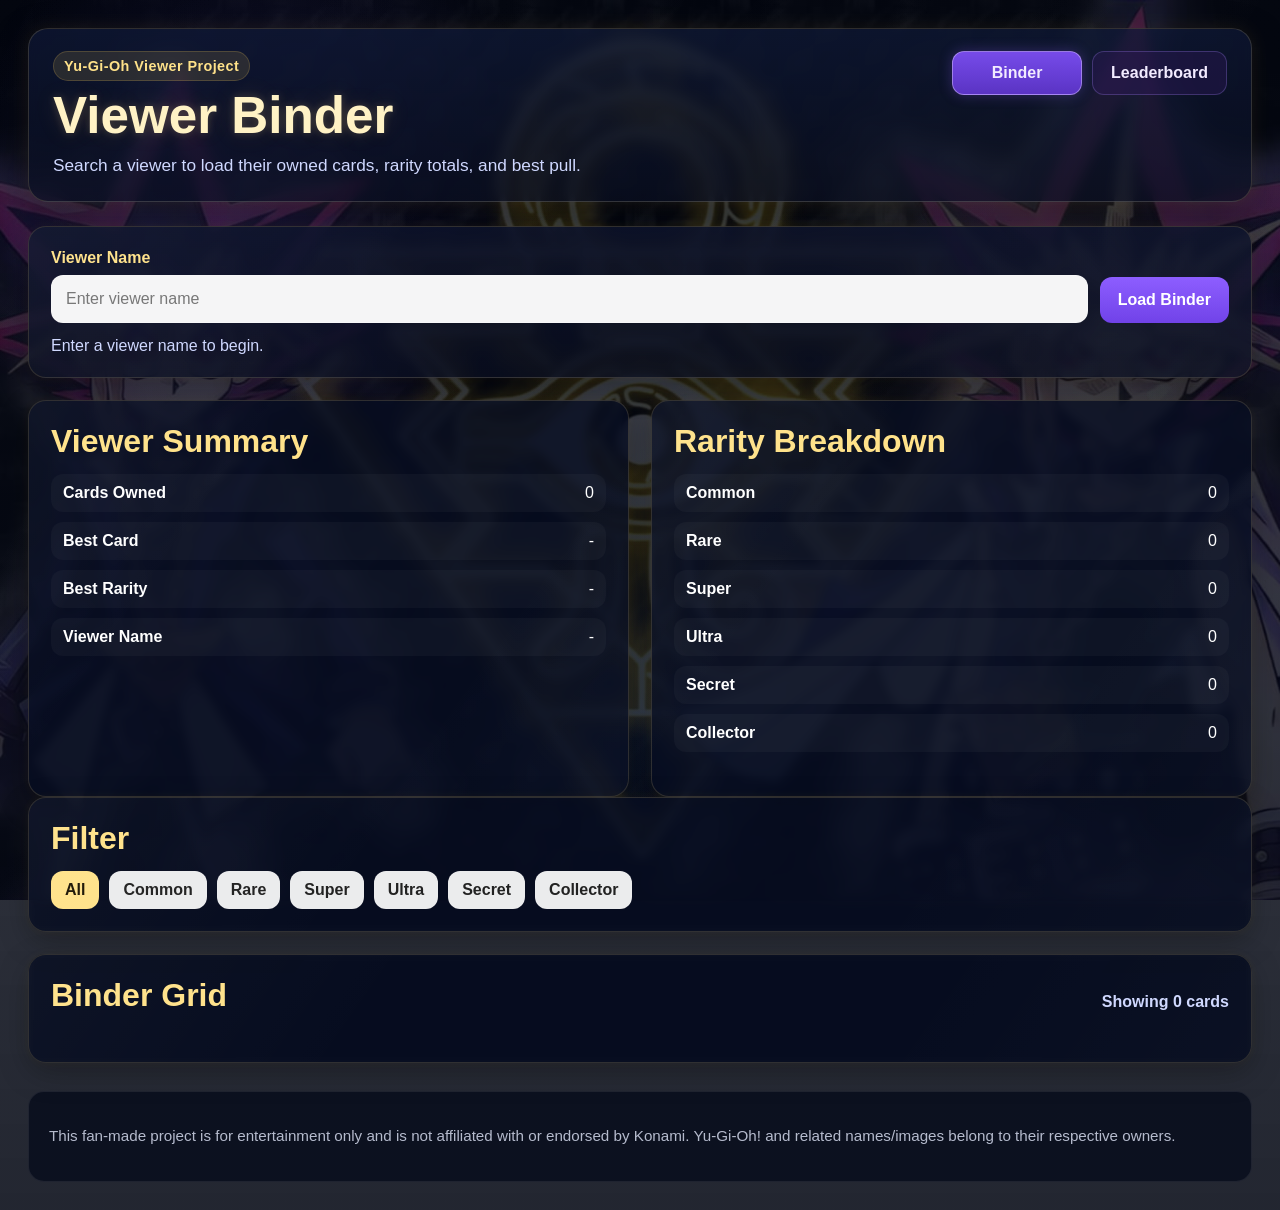
<file: index.html>
<!DOCTYPE html>
<html lang="en">
<head>
  <meta charset="UTF-8" />
  <meta name="viewport" content="width=device-width, initial-scale=1.0" />
  <title>YGO Viewer Binder</title>
<link rel="stylesheet" href="style.css?v=11" />
</head>
<body>
  <div class="site-shell">
    <header class="site-header">
      <div class="brand-block">
        <div class="eyebrow">Yu-Gi-Oh Viewer Project</div>
        <h1 id="binder-title">Viewer Binder</h1>
        <p class="subtitle">Search a viewer to load their owned cards, rarity totals, and best pull.</p>
      </div>

      <nav class="site-nav">
        <a href="index.html" class="active">Binder</a>
        <a href="leaderboard.html">Leaderboard</a>
      </nav>
    </header>

    <main class="binder-layout">
      <section class="panel hero-panel">
        <div class="search-row">
          <div class="search-group">
            <label for="viewerSearch">Viewer Name</label>
            <input type="text" id="viewerSearch" placeholder="Enter viewer name" />
          </div>

          <button id="loadBinderBtn" type="button">Load Binder</button>
        </div>

        <div class="loaded-message" id="loadedMessage">Enter a viewer name to begin.</div>
      </section>

      <section class="stats-grid">
        <div class="panel stat-panel">
          <h2>Viewer Summary</h2>
          <div class="stat-lines">
            <div><strong>Cards Owned</strong> <span id="cardsOwned">0</span></div>
            <div><strong>Best Card</strong> <span id="bestCard">-</span></div>
            <div><strong>Best Rarity</strong> <span id="bestRarity">-</span></div>
            <div><strong>Viewer Name</strong> <span id="viewerNameDisplay">-</span></div>
          </div>
        </div>

        <div class="panel stat-panel">
          <h2>Rarity Breakdown</h2>
          <div class="stat-lines">
            <div><strong>Common</strong> <span id="rarityCommon">0</span></div>
            <div><strong>Rare</strong> <span id="rarityRare">0</span></div>
            <div><strong>Super</strong> <span id="raritySuper">0</span></div>
            <div><strong>Ultra</strong> <span id="rarityUltra">0</span></div>
            <div><strong>Secret</strong> <span id="raritySecret">0</span></div>
            <div><strong>Collector</strong> <span id="rarityCollector">0</span></div>
          </div>
        </div>
      </section>

      <section class="panel">
        <h2>Filter</h2>
        <div class="filter-buttons" id="filter-buttons">
          <button type="button" data-rarity="All" class="active-filter">All</button>
          <button type="button" data-rarity="Common">Common</button>
          <button type="button" data-rarity="Rare">Rare</button>
          <button type="button" data-rarity="Super">Super</button>
          <button type="button" data-rarity="Ultra">Ultra</button>
          <button type="button" data-rarity="Secret">Secret</button>
          <button type="button" data-rarity="Collector">Collector</button>
        </div>
      </section>

      <section class="panel">
        <div class="section-head">
          <h2>Binder Grid</h2>
          <div class="section-meta" id="showingCount">Showing 0 cards</div>
        </div>

        <div id="card-grid" class="card-grid"></div>
      </section>
    </main>

    <footer class="site-footer">
      <p>
        This fan-made project is for entertainment only and is not affiliated with or endorsed by Konami.
        Yu-Gi-Oh! and related names/images belong to their respective owners.
      </p>
    </footer>
  </div>

   <script src="./script.js?v=11"></script>
</body>
</html>
</file>
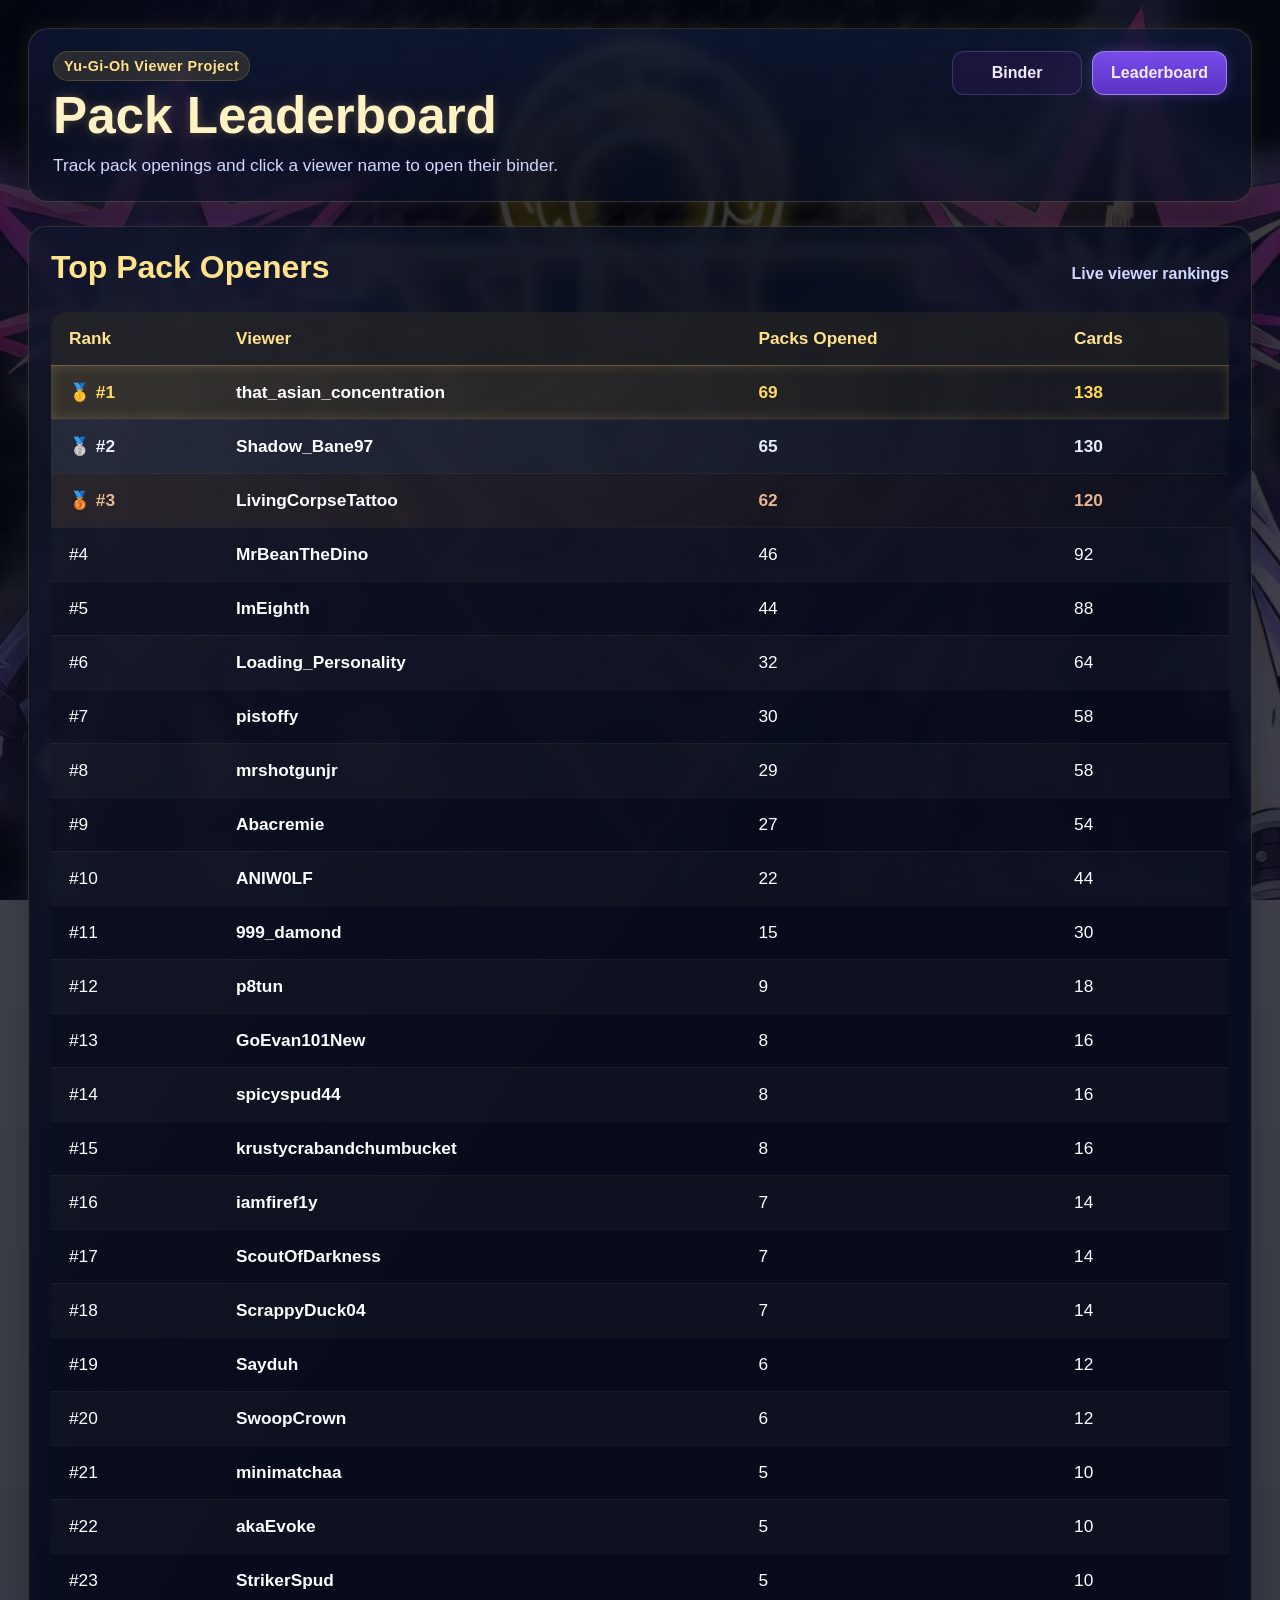
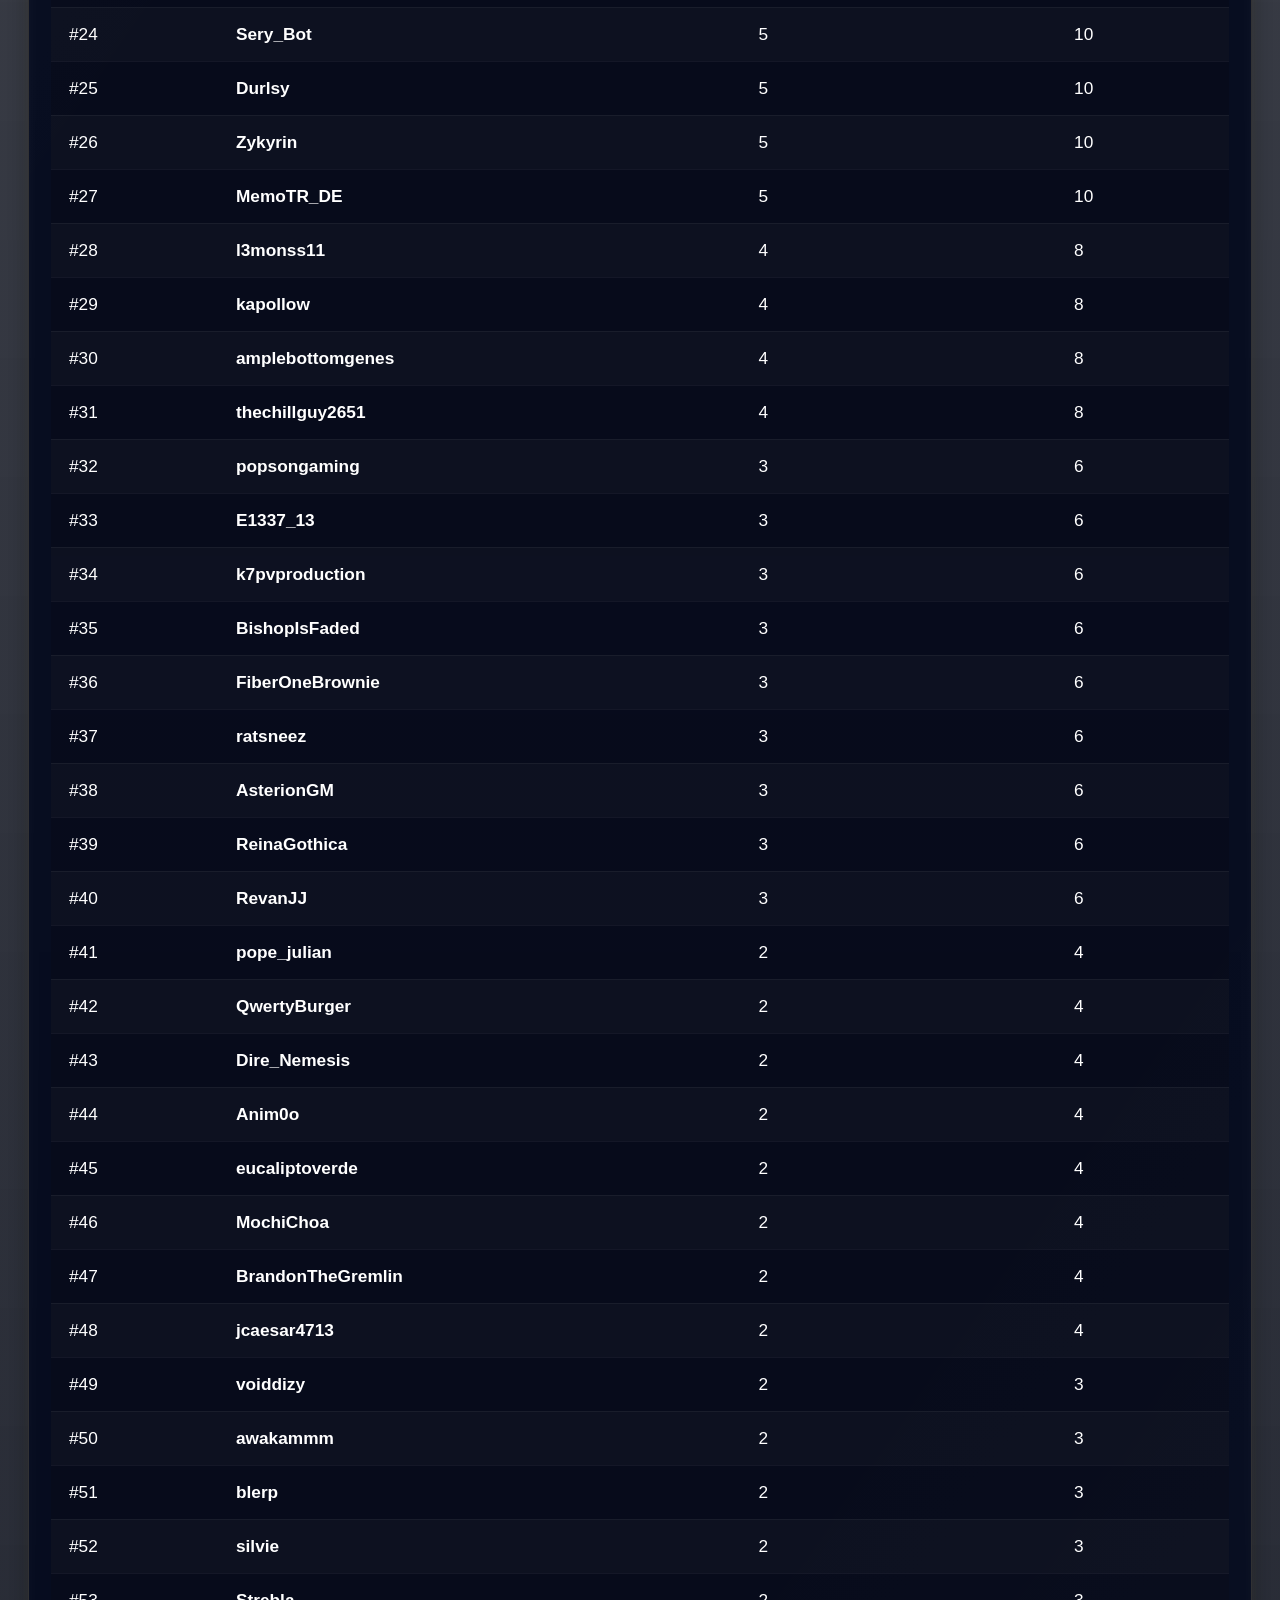
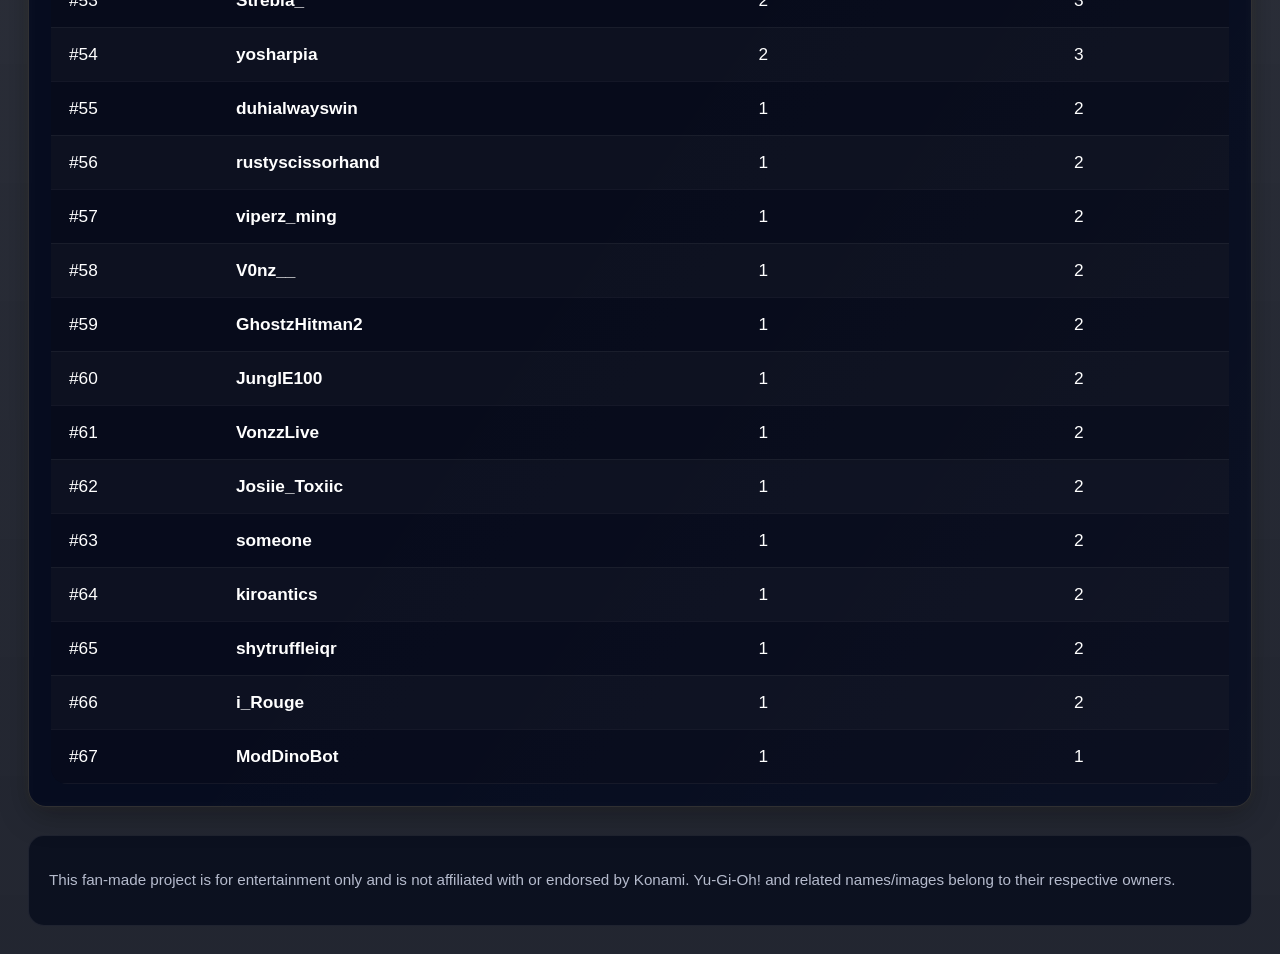
<file: leaderboard.html>
<!DOCTYPE html>
<html lang="en">
<head>
  <meta charset="UTF-8" />
  <meta name="viewport" content="width=device-width, initial-scale=1.0" />
  <title>YGO Pack Leaderboard</title>
  <link rel="stylesheet" href="style.css?v=13" />
</head>
<body>
  <div class="site-shell">
    <header class="site-header">
      <div class="brand-block">
        <div class="eyebrow">Yu-Gi-Oh Viewer Project</div>
        <h1>Pack Leaderboard</h1>
        <p class="subtitle">Track pack openings and click a viewer name to open their binder.</p>
      </div>
      <nav class="site-nav">
        <a href="index.html">Binder</a>
        <a href="leaderboard.html" class="active">Leaderboard</a>
      </nav>
    </header>
    <main class="binder-layout">
      <section class="panel">
        <div class="section-head">
          <h2>Top Pack Openers</h2>
          <div class="section-meta">Live viewer rankings</div>
        </div>
        <p id="leaderboard-status">Loading leaderboard...</p>
        <!-- ✅ FIX: Wrapper div added so border-radius renders correctly on the table -->
        <div class="leaderboard-table-wrap">
          <table class="leaderboard-table">
            <thead>
              <tr>
                <th>Rank</th>
                <th>Viewer</th>
                <th>Packs Opened</th>
                <th>Cards</th>
              </tr>
            </thead>
            <tbody id="leaderboard-body">
              <tr>
                <td colspan="4">Loading...</td>
              </tr>
            </tbody>
          </table>
        </div>
      </section>
    </main>
    <footer class="site-footer">
      <p>
        This fan-made project is for entertainment only and is not affiliated with or endorsed by Konami.
        Yu-Gi-Oh! and related names/images belong to their respective owners.
      </p>
    </footer>
  </div>
  <!-- ✅ FIX: Version bumped to v=13 to match corrected CSS and JS -->
  <script src="./leaderboard.js?v=13"></script>
</body>
</html>
</file>
<file: style.css>
* {
  box-sizing: border-box;
}

:root {
  --bg-panel: rgba(7, 14, 34, 0.78);
  --bg-panel-strong: rgba(10, 18, 42, 0.9);
  --line: rgba(255, 225, 140, 0.16);
  --gold: #ffe28a;
  --gold-strong: #ffd45c;
  --text: #ffffff;
  --muted: #cfd8ff;
  --purple: #8c5cff;
  --purple-strong: #6f40e8;
}

body {
  margin: 0;
  font-family: Arial, Helvetica, sans-serif;
  color: var(--text);
  min-height: 100vh;
  background:
    linear-gradient(rgba(4, 8, 20, 0.74), rgba(4, 8, 20, 0.88)),
    url("./ygo-bg.jpg") center center / cover no-repeat fixed;
  position: relative;
  overflow-x: hidden;
}

/* Animated duel-energy overlay */
body::before {
  content: "";
  position: fixed;
  inset: 0;
  pointer-events: none;
  background:
    radial-gradient(circle at 20% 20%, rgba(120, 80, 255, 0.10), transparent 24%),
    radial-gradient(circle at 80% 30%, rgba(255, 215, 100, 0.08), transparent 22%),
    radial-gradient(circle at 50% 80%, rgba(70, 140, 255, 0.08), transparent 20%);
  animation: auraShift 10s ease-in-out infinite alternate;
  z-index: 0;
}

body::after {
  content: "";
  position: fixed;
  inset: 0;
  pointer-events: none;
  background:
    linear-gradient(
      120deg,
      transparent 0%,
      rgba(255,255,255,0.02) 20%,
      transparent 40%,
      rgba(255,255,255,0.02) 60%,
      transparent 80%
    );
  mix-blend-mode: screen;
  opacity: 0.45;
  animation: shimmerBg 16s linear infinite;
  z-index: 0;
}

@keyframes auraShift {
  0% {
    transform: translate3d(0, 0, 0) scale(1);
    opacity: 0.8;
  }
  100% {
    transform: translate3d(0, -10px, 0) scale(1.03);
    opacity: 1;
  }
}

@keyframes shimmerBg {
  0% {
    transform: translateX(-8%);
  }
  100% {
    transform: translateX(8%);
  }
}

/* ✅ FIX: Respect reduced motion preference for all animations */
@media (prefers-reduced-motion: reduce) {
  body::before,
  body::after {
    animation: none;
  }

  .binder-card:hover::before {
    animation: none;
    opacity: 1;
  }

  .rarity-secret:hover,
  .rarity-collector:hover {
    animation: none;
  }

  .leaderboard-table tbody tr:nth-child(1) {
    animation: none;
  }
}

.site-shell {
  position: relative;
  z-index: 1;
  max-width: 1320px;
  margin: 0 auto;
  padding: 28px;
}

.site-header {
  display: flex;
  justify-content: space-between;
  align-items: flex-start;
  gap: 20px;
  margin-bottom: 24px;
  padding: 22px 24px;
  border: 1px solid var(--line);
  border-radius: 20px;
  background: linear-gradient(180deg, rgba(15, 25, 55, 0.72), rgba(9, 14, 32, 0.72));
  box-shadow:
    0 0 18px rgba(255, 204, 92, 0.08),
    0 14px 38px rgba(0, 0, 0, 0.35);
  backdrop-filter: blur(6px);
}

.brand-block {
  max-width: 760px;
}

.eyebrow {
  display: inline-block;
  margin-bottom: 8px;
  padding: 6px 10px;
  border-radius: 999px;
  background: rgba(255, 212, 92, 0.12);
  border: 1px solid rgba(255, 212, 92, 0.18);
  color: var(--gold);
  font-size: 0.9rem;
  font-weight: bold;
  letter-spacing: 0.03em;
}

h1 {
  margin: 0 0 10px 0;
  font-size: 3.2rem;
  line-height: 1.05;
  color: #fff2c5;
  text-shadow:
    0 0 8px rgba(255, 222, 138, 0.2),
    0 0 24px rgba(255, 188, 72, 0.14);
}

.subtitle {
  margin: 0;
  color: var(--muted);
  font-size: 1.08rem;
  line-height: 1.5;
}

.site-nav {
  display: flex;
  gap: 10px;
  flex-wrap: wrap;
}

.site-nav a {
  display: inline-flex;
  align-items: center;
  justify-content: center;
  min-width: 130px;
  padding: 12px 18px;
  border-radius: 12px;
  border: 1px solid rgba(170, 140, 255, 0.26);
  background: rgba(50, 28, 95, 0.38);
  color: #f2ebff;
  text-decoration: none;
  font-weight: bold;
  transition: 0.2s ease;
}

.site-nav a:hover,
.site-nav a.active {
  background: linear-gradient(180deg, rgba(131, 82, 255, 0.9), rgba(98, 55, 210, 0.92));
  border-color: rgba(215, 194, 255, 0.5);
  box-shadow: 0 0 14px rgba(140, 92, 255, 0.28);
}

.panel {
  position: relative;
  overflow: hidden;
  margin-bottom: 22px;
  padding: 22px;
  border-radius: 18px;
  border: 1px solid var(--line);
  background: var(--bg-panel);
  box-shadow:
    0 10px 30px rgba(0, 0, 0, 0.28),
    0 0 12px rgba(255, 210, 90, 0.05);
  backdrop-filter: blur(5px);
}

.panel::before {
  content: "";
  position: absolute;
  inset: 0;
  pointer-events: none;
  background: linear-gradient(
    125deg,
    rgba(255,255,255,0.03) 0%,
    transparent 30%,
    transparent 70%,
    rgba(255,255,255,0.02) 100%
  );
}

.panel h2 {
  margin: 0 0 14px 0;
  color: var(--gold);
  font-size: 2rem;
}

.panel-copy {
  margin: 0;
  color: var(--muted);
}

.hero-panel {
  background: linear-gradient(180deg, rgba(12, 18, 42, 0.88), rgba(9, 14, 32, 0.78));
}

.search-row {
  display: flex;
  gap: 12px;
  align-items: end;
  flex-wrap: wrap;
}

.search-group {
  flex: 1;
  min-width: 260px;
}

.search-group label {
  display: block;
  margin-bottom: 8px;
  font-weight: bold;
  color: var(--gold);
}

input[type="text"],
input[type="search"] {
  width: 100%;
  padding: 14px 14px;
  border-radius: 12px;
  border: 1px solid rgba(255,255,255,0.14);
  background: rgba(255,255,255,0.96);
  color: #111;
  font-size: 1rem;
}

button {
  padding: 14px 18px;
  border: 0;
  border-radius: 12px;
  background: linear-gradient(180deg, var(--purple), var(--purple-strong));
  color: white;
  font-weight: bold;
  font-size: 1rem;
  cursor: pointer;
  transition: transform 0.15s ease, filter 0.15s ease, box-shadow 0.15s ease;
}

button:hover {
  filter: brightness(1.08);
  transform: translateY(-1px);
  box-shadow: 0 0 14px rgba(140, 92, 255, 0.22);
}

/* ✅ FIX: Disabled button state for loading feedback */
button:disabled {
  opacity: 0.55;
  cursor: not-allowed;
  transform: none;
  filter: none;
  box-shadow: none;
}

.loaded-message {
  margin-top: 14px;
  color: var(--muted);
}

.stats-grid {
  display: grid;
  grid-template-columns: repeat(2, minmax(0, 1fr));
  gap: 22px;
}

.stat-panel {
  min-height: 100%;
}

.stat-lines {
  display: grid;
  gap: 10px;
}

.stat-lines div {
  display: flex;
  justify-content: space-between;
  gap: 14px;
  padding: 10px 12px;
  border-radius: 12px;
  background: rgba(255,255,255,0.03);
}

.filter-buttons {
  display: flex;
  flex-wrap: wrap;
  gap: 10px;
}

.filter-buttons button {
  padding: 10px 14px;
  background: rgba(255,255,255,0.92);
  color: #222;
}

.filter-buttons button.active-filter,
.filter-buttons button:hover {
  background: var(--gold);
  color: #1d1605;
}

.section-head {
  display: flex;
  justify-content: space-between;
  align-items: center;
  gap: 14px;
  margin-bottom: 12px;
}

.section-meta {
  color: var(--muted);
  font-weight: bold;
}

.card-grid {
  display: grid;
  grid-template-columns: repeat(auto-fill, minmax(220px, 1fr));
  gap: 22px;
  align-items: start;
}

.binder-card {
  position: relative;
  overflow: hidden;
  padding: 12px;
  border-radius: 16px;
  border: 1px solid rgba(255, 214, 110, 0.12);
  background: linear-gradient(180deg, rgba(18, 26, 54, 0.92), rgba(11, 17, 36, 0.92));
  box-shadow:
    0 10px 24px rgba(0,0,0,0.34),
    0 0 10px rgba(255,210,100,0.06);
  transition: transform 0.22s ease, box-shadow 0.22s ease, border-color 0.22s ease;
  transform-origin: center center;
}

.binder-card::before {
  content: "";
  position: absolute;
  inset: -10%;
  background: linear-gradient(
    120deg,
    transparent 0%,
    rgba(255,255,255,0.00) 35%,
    rgba(255,255,255,0.20) 50%,
    rgba(255,255,255,0.00) 65%,
    transparent 100%
  );
  transform: translateX(-150%) rotate(8deg);
  opacity: 0;
  pointer-events: none;
}

.binder-card:hover {
  transform: translateY(-6px) scale(1.025);
  z-index: 2;
}

.binder-card:hover::before {
  opacity: 1;
  animation: cardShine 0.9s ease;
}

@keyframes cardShine {
  0% { transform: translateX(-150%) rotate(8deg); }
  100% { transform: translateX(150%) rotate(8deg); }
}

.binder-card img {
  width: 100%;
  display: block;
  border-radius: 10px;
  margin-bottom: 10px;
  transition: transform 0.22s ease, filter 0.22s ease;
}

.binder-card:hover img {
  transform: scale(1.02);
  filter: brightness(1.06) saturate(1.05);
}

.binder-card-name {
  font-size: 1.08rem;
  font-weight: bold;
  color: #fff0b8;
  line-height: 1.3;
  margin-bottom: 6px;
}

.binder-card-rarity {
  display: inline-block;
  color: var(--muted);
  padding: 6px 10px;
  border-radius: 999px;
  font-weight: bold;
  background: rgba(255,255,255,0.06);
}

/* Rarity borders + glow */
.rarity-common {
  border-color: rgba(220, 220, 220, 0.16);
}

.rarity-rare {
  border-color: rgba(100, 160, 255, 0.35);
  box-shadow:
    0 10px 24px rgba(0,0,0,0.34),
    0 0 14px rgba(100, 160, 255, 0.14);
}

.rarity-super {
  border-color: rgba(195, 125, 255, 0.35);
  box-shadow:
    0 10px 24px rgba(0,0,0,0.34),
    0 0 14px rgba(195, 125, 255, 0.16);
}

.rarity-ultra {
  border-color: rgba(255, 212, 92, 0.45);
  box-shadow:
    0 10px 24px rgba(0,0,0,0.34),
    0 0 16px rgba(255, 212, 92, 0.18);
}

.rarity-secret {
  border-color: rgba(255, 120, 190, 0.42);
  box-shadow:
    0 10px 24px rgba(0,0,0,0.34),
    0 0 14px rgba(255, 120, 190, 0.16),
    0 0 22px rgba(90, 140, 255, 0.10);
}

.rarity-collector {
  border-color: rgba(255, 235, 150, 0.55);
  box-shadow:
    0 10px 24px rgba(0,0,0,0.34),
    0 0 16px rgba(255, 235, 150, 0.18),
    0 0 26px rgba(255, 255, 255, 0.08);
}

/* ✅ FIX: Secret uses correct pink pulse, Collector keeps gold */
.rarity-secret:hover {
  animation: secretPulse 1.8s ease-in-out infinite;
}

.rarity-collector:hover {
  animation: collectorPulse 1.8s ease-in-out infinite;
}

@keyframes secretPulse {
  0% {
    box-shadow:
      0 10px 24px rgba(0,0,0,0.34),
      0 0 14px rgba(255, 120, 190, 0.16);
  }
  50% {
    box-shadow:
      0 12px 28px rgba(0,0,0,0.38),
      0 0 22px rgba(255, 120, 190, 0.36);
  }
  100% {
    box-shadow:
      0 10px 24px rgba(0,0,0,0.34),
      0 0 14px rgba(255, 120, 190, 0.16);
  }
}

@keyframes collectorPulse {
  0% {
    box-shadow:
      0 10px 24px rgba(0,0,0,0.34),
      0 0 16px rgba(255, 235, 150, 0.18);
  }
  50% {
    box-shadow:
      0 12px 28px rgba(0,0,0,0.38),
      0 0 26px rgba(255, 235, 150, 0.38);
  }
  100% {
    box-shadow:
      0 10px 24px rgba(0,0,0,0.34),
      0 0 16px rgba(255, 235, 150, 0.18);
  }
}

.binder-card-rarity.rarity-common {
  color: #ececec;
}

.binder-card-rarity.rarity-rare {
  color: #7fb5ff;
}

.binder-card-rarity.rarity-super {
  color: #d2a3ff;
}

.binder-card-rarity.rarity-ultra {
  color: #ffd45c;
}

.binder-card-rarity.rarity-secret {
  color: #ff9fd0;
}

.binder-card-rarity.rarity-collector {
  color: #fff2b5;
}

#leaderboard-status {
  margin: 0 0 16px 0;
  font-size: 1.15rem;
  color: var(--muted);
}

/* ✅ FIX: Wrap table in a container to allow border-radius to render correctly */
.leaderboard-table-wrap {
  border-radius: 16px;
  overflow: hidden;
}

.leaderboard-table {
  width: 100%;
  border-collapse: collapse;
  background: rgba(8, 12, 28, 0.78);
}

.leaderboard-table th,
.leaderboard-table td {
  padding: 16px 18px;
  text-align: left;
  font-size: 1.08rem;
}

.leaderboard-table th {
  color: var(--gold);
  border-bottom: 1px solid rgba(255, 224, 130, 0.2);
  background: rgba(255, 212, 92, 0.08);
}

.leaderboard-table td {
  border-bottom: 1px solid rgba(255,255,255,0.05);
}

.leaderboard-table tr:nth-child(even) {
  background: rgba(255,255,255,0.025);
}

.leaderboard-table tr:hover {
  background: rgba(255,212,92,0.06);
}

.viewer-link {
  color: #ffffff;
  font-weight: bold;
  text-decoration: none;
  border-bottom: 1px solid transparent;
}

.viewer-link:hover {
  color: var(--gold);
  border-bottom-color: var(--gold);
}

/* Premium top 3 leaderboard */
.leaderboard-table tbody tr:nth-child(1) {
  background: linear-gradient(
    90deg,
    rgba(255, 215, 100, 0.16),
    rgba(255, 215, 100, 0.05)
  );
  box-shadow: inset 0 0 12px rgba(255, 215, 100, 0.20);
  animation: championGlow 4s ease-in-out infinite;
}

.leaderboard-table tbody tr:nth-child(1) td {
  color: #ffd95a;
  font-weight: bold;
}

.leaderboard-table tbody tr:nth-child(2) {
  background: linear-gradient(
    90deg,
    rgba(205, 215, 235, 0.12),
    rgba(205, 215, 235, 0.03)
  );
}

.leaderboard-table tbody tr:nth-child(2) td {
  color: #e7eeff;
  font-weight: bold;
}

.leaderboard-table tbody tr:nth-child(3) {
  background: linear-gradient(
    90deg,
    rgba(210, 150, 95, 0.14),
    rgba(210, 150, 95, 0.03)
  );
}

.leaderboard-table tbody tr:nth-child(3) td {
  color: #e5b48f;
  font-weight: bold;
}

@keyframes championGlow {
  0% {
    box-shadow: inset 0 0 8px rgba(255, 215, 100, 0.14);
  }
  50% {
    box-shadow: inset 0 0 18px rgba(255, 215, 100, 0.34);
  }
  100% {
    box-shadow: inset 0 0 8px rgba(255, 215, 100, 0.14);
  }
}

.site-footer {
  margin-top: 28px;
  padding: 18px 20px;
  border-radius: 16px;
  border: 1px solid rgba(255,255,255,0.08);
  background: rgba(7, 12, 28, 0.78);
  color: rgba(230, 236, 255, 0.78);
  font-size: 0.95rem;
  line-height: 1.5;
}

.empty-state {
  padding: 18px;
  border-radius: 14px;
  background: rgba(255,255,255,0.04);
  color: var(--muted);
}

@media (max-width: 900px) {
  .site-header {
    flex-direction: column;
  }

  .stats-grid {
    grid-template-columns: 1fr;
  }

  h1 {
    font-size: 2.4rem;
  }
}

@media (max-width: 640px) {
  .site-shell {
    padding: 14px;
  }

  .panel {
    padding: 16px;
  }

  .section-head {
    flex-direction: column;
    align-items: flex-start;
  }

  .leaderboard-table th,
  .leaderboard-table td {
    padding: 12px 10px;
    font-size: 0.95rem;
  }

  .card-grid {
    grid-template-columns: repeat(auto-fill, minmax(150px, 1fr));
    gap: 14px;
  }
}
</file>
